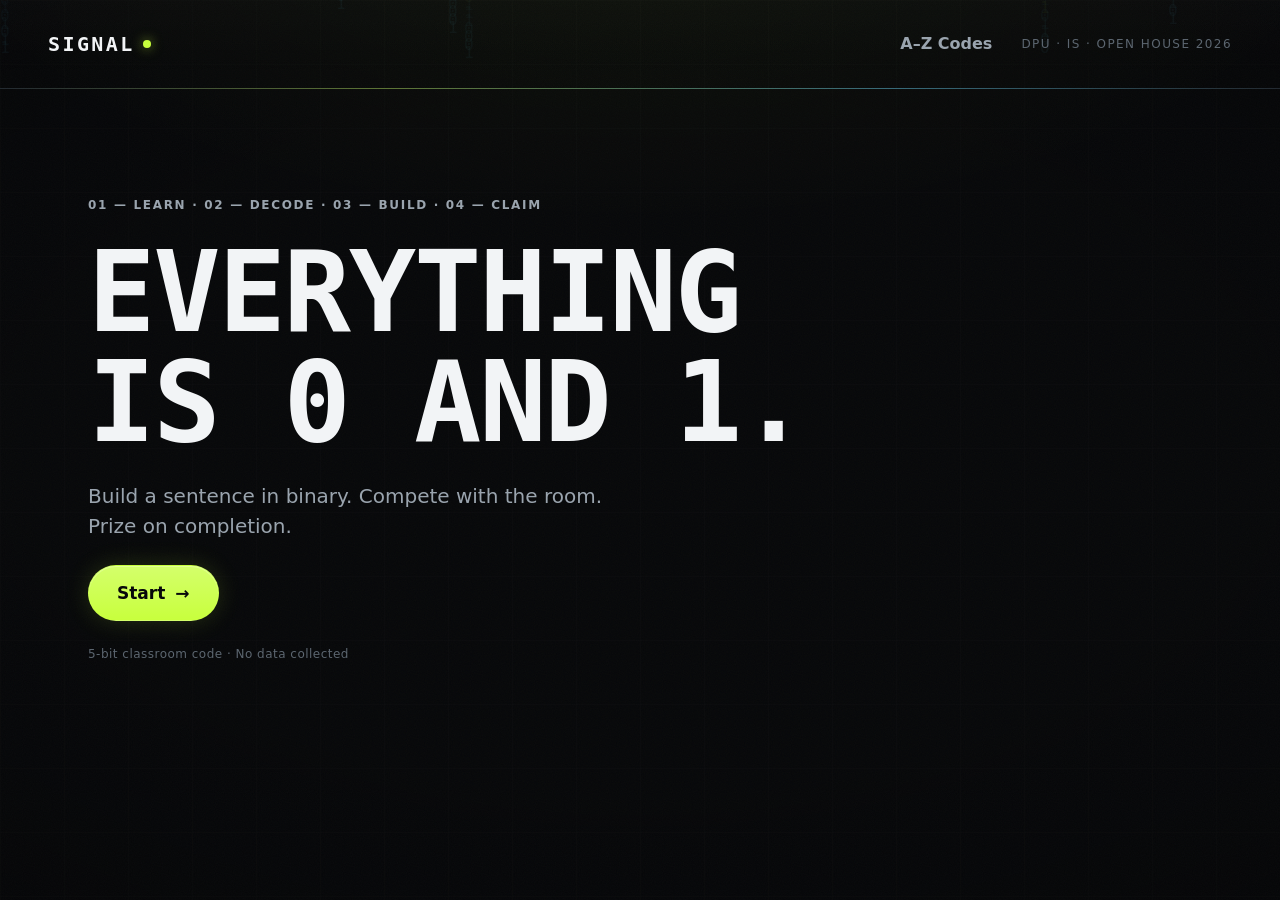
<file: index.html>
<!doctype html>
<html lang="en">
<head>
<meta charset="utf-8">
<meta name="viewport" content="width=device-width,initial-scale=1">
<title>SIGNAL — Decode the Future</title>
<link rel="stylesheet" href="css/tokens.css">
<link rel="stylesheet" href="css/base.css">
<link rel="stylesheet" href="css/components.css">
<link rel="stylesheet" href="css/pages.css">
</head>
<body class="page-attract">
<canvas id="rain" aria-hidden="true"></canvas>

<header class="topbar">
  <a class="wordmark" href="index.html" id="wordmark">SIGNAL<span class="dot"></span></a>
  <div class="topbar-right">
    <button class="btn btn-ghost" id="tableBtn" type="button">A–Z Codes</button>
    <span class="brand-meta">DPU · IS · Open House 2026</span>
  </div>
</header>

<main class="attract-main">
  <p class="eyebrow">01 — Learn · 02 — Decode · 03 — Build · 04 — Claim</p>
  <h1 class="display">EVERYTHING<br>IS 0 AND 1.</h1>
  <p class="lede">Build a sentence in binary. Compete with the room. <br> Prize on completion.</p>
  <a class="btn btn-primary btn-lg" href="learn.html">Start <span aria-hidden="true">→</span></a>
  <p class="fineprint">5-bit classroom code · No data collected </p>
</main>

<script src="js/data.js"></script>
<script src="js/state.js"></script>
<script src="js/rain.js"></script>
<script src="js/conversion.js"></script>
<script src="js/attract.js"></script>
</body>
</html>
</file>
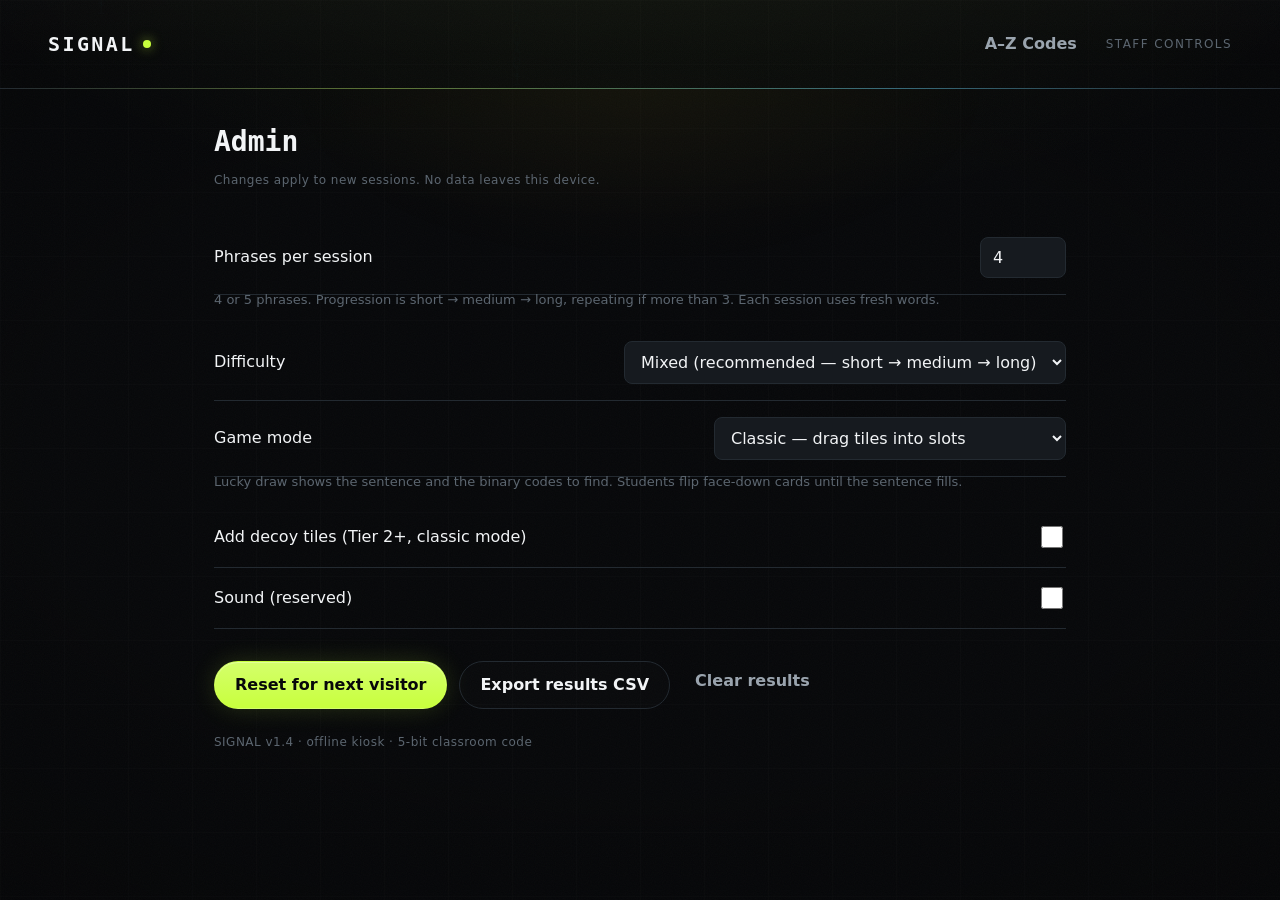
<file: admin.html>
<!doctype html>
<html lang="en">
<head>
<meta charset="utf-8">
<meta name="viewport" content="width=device-width,initial-scale=1">
<title>Admin — SIGNAL</title>
<link rel="stylesheet" href="css/tokens.css">
<link rel="stylesheet" href="css/base.css">
<link rel="stylesheet" href="css/components.css">
<link rel="stylesheet" href="css/pages.css">
</head>
<body class="page-admin">
<canvas id="rain" aria-hidden="true"></canvas>

<header class="topbar">
  <a class="wordmark" href="index.html">SIGNAL<span class="dot"></span></a>
  <div class="topbar-right">
    <button class="btn btn-ghost" id="tableBtn" type="button">A–Z Codes</button>
    <span class="brand-meta">Staff controls</span>
  </div>
</header>

<main class="admin-main">
  <h1 class="mono" style="font-size:28px;margin-bottom:8px">Admin</h1>
  <p class="fineprint" style="margin-bottom:32px">Changes apply to new sessions. No data leaves this device.</p>

  <div class="admin-row">
    <label for="phraseCount">Phrases per session</label>
    <input id="phraseCount" type="number" min="4" max="5" step="1">
  </div>
  <p class="admin-help">4 or 5 phrases. Progression is short → medium → long, repeating if more than 3. Each session uses fresh words.</p>

  <div class="admin-row">
    <label for="tier">Difficulty</label>
    <select id="tier">
      <option value="mixed">Mixed (recommended — short → medium → long)</option>
      <option value="1">Tier 1 only — short terms</option>
      <option value="2">Tier 2 only — medium terms</option>
      <option value="3">Tier 3 only — long terms</option>
    </select>
  </div>
  <div class="admin-row">
    <label for="mode">Game mode</label>
    <select id="mode">
      <option value="classic">Classic — drag tiles into slots</option>
      <option value="draw">Lucky draw — flip cards, find the code</option>
    </select>
  </div>
  <p class="admin-help">Lucky draw shows the sentence and the binary codes to find. Students flip face-down cards until the sentence fills.</p>

  <div class="admin-row">
    <label for="decoys">Add decoy tiles (Tier 2+, classic mode)</label>
    <input id="decoys" type="checkbox">
  </div>
  <div class="admin-row">
    <label for="sound">Sound (reserved)</label>
    <input id="sound" type="checkbox">
  </div>

  <div style="display:flex;gap:12px;margin-top:32px;flex-wrap:wrap">
    <button class="btn btn-primary" id="reset" type="button">Reset for next visitor</button>
    <button class="btn btn-secondary" id="export" type="button">Export results CSV</button>
    <button class="btn btn-ghost" id="clear" type="button">Clear results</button>
  </div>

  <p class="fineprint" style="margin-top:24px">SIGNAL v1.4 · offline kiosk · 5-bit classroom code</p>
</main>

<script src="js/data.js"></script>
<script src="js/state.js"></script>
<script src="js/rain.js"></script>
<script src="js/conversion.js"></script>
<script src="js/admin.js"></script>
</body>
</html>
</file>
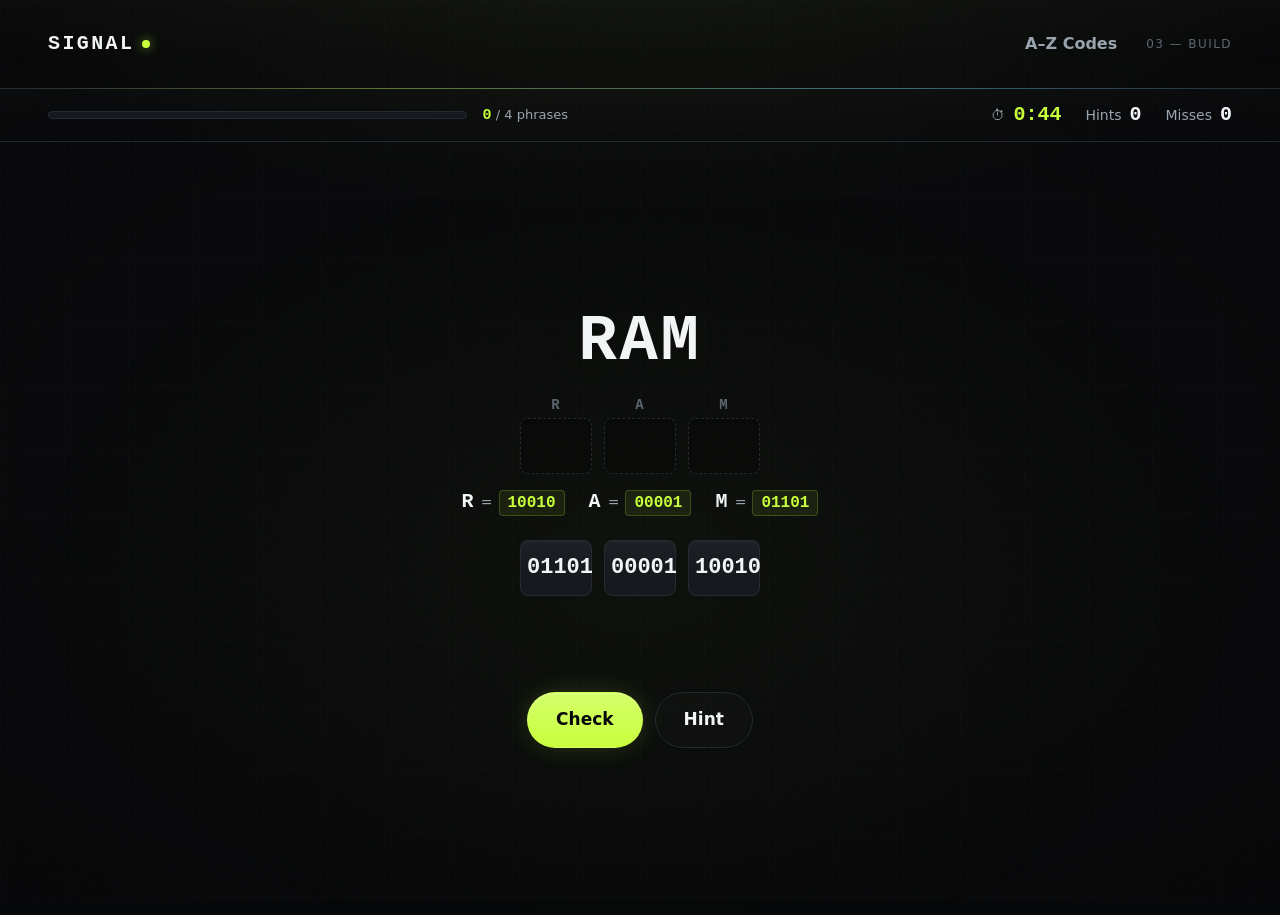
<file: build.html>
<!doctype html>
<html lang="en">
<head>
<meta charset="utf-8">
<meta name="viewport" content="width=device-width,initial-scale=1">
<title>Build — SIGNAL</title>
<link rel="stylesheet" href="css/tokens.css">
<link rel="stylesheet" href="css/base.css">
<link rel="stylesheet" href="css/components.css">
<link rel="stylesheet" href="css/pages.css">
</head>
<body class="page-build">
<canvas id="rain" aria-hidden="true"></canvas>

<header class="topbar">
  <a class="wordmark" href="index.html">SIGNAL<span class="dot"></span></a>
  <div class="topbar-right">
    <button class="btn btn-ghost" id="tableBtn" type="button">A–Z Codes</button>
    <span class="brand-meta">03 — Build</span>
  </div>
</header>

<main class="build-main">
  <div class="build-head">
    <div class="progress-wrap">
      <div class="progress-bar">
        <div class="progress-fill" id="progressFill"></div>
      </div>
      <span class="progress-label"><b id="progressNow">0</b> / <span id="progressTotal">4</span> phrases</span>
    </div>
    <div class="stats">
      <span class="timer-badge" id="timerBadge">⏱ <b id="phraseTimer">0:45</b></span>
      <span>Hints <b id="hints">0</b></span>
      <span>Misses <b id="misses">0</b></span>
    </div>
  </div>

  <div class="build-body">
    <p class="phrase" id="phrase" aria-live="polite">AI</p>
    <p class="target-codes" id="targetCodes" hidden></p>
    <div class="slots" id="slots"></div>
    <div class="mini-key" id="miniKey" aria-hidden="true"></div>
    <div class="tray" id="tray"></div>
    <div class="draw-area" id="drawArea" hidden></div>
    <p class="feedback" id="feedback" aria-live="polite"></p>
    <div class="actions">
      <button class="btn btn-primary btn-lg" id="check" type="button">Check</button>
      <button class="btn btn-secondary btn-lg" id="hintBtn" type="button">Hint</button>
    </div>
  </div>
</main>

<div class="toast" id="toast" role="status" aria-live="polite"></div>
<div id="confetti" aria-hidden="true"></div>

<script src="js/data.js"></script>
<script src="js/state.js"></script>
<script src="js/rain.js"></script>
<script src="js/conversion.js"></script>
<script src="js/idle.js"></script>
<script src="js/build.js"></script>
</body>
</html>
</file>
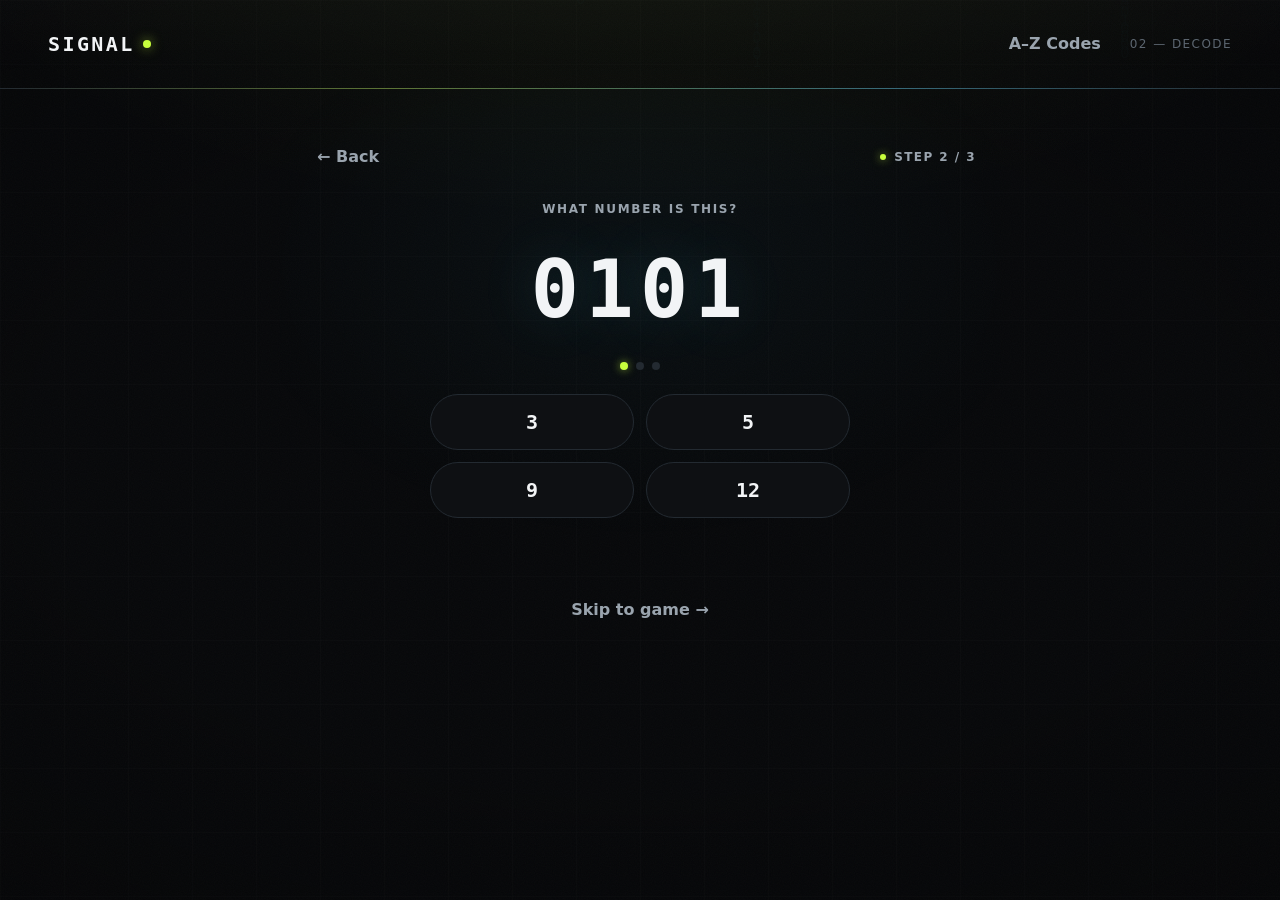
<file: decode.html>
<!doctype html>
<html lang="en">
<head>
<meta charset="utf-8">
<meta name="viewport" content="width=device-width,initial-scale=1">
<title>Decode — SIGNAL</title>
<link rel="stylesheet" href="css/tokens.css">
<link rel="stylesheet" href="css/base.css">
<link rel="stylesheet" href="css/components.css">
<link rel="stylesheet" href="css/pages.css">
</head>
<body class="page-decode">
<canvas id="rain" aria-hidden="true"></canvas>

<header class="topbar">
  <a class="wordmark" href="index.html">SIGNAL<span class="dot"></span></a>
  <div class="topbar-right">
    <button class="btn btn-ghost" id="tableBtn" type="button">A–Z Codes</button>
    <span class="brand-meta">02 — Decode</span>
  </div>
</header>

<main class="decode-main">
  <div class="page-head" style="margin-bottom:24px">
    <a class="btn btn-ghost" href="learn.html">← Back</a>
    <span class="step">Step 2 / 3</span>
  </div>

  <p class="eyebrow">What number is this?</p>
  <p class="qbits" id="qBits">0101</p>
  <div class="dots" id="dots" aria-hidden="true"></div>
  <div class="options" id="options"></div>
  <p class="explain" id="explain" aria-live="polite"></p>

  <div style="margin-top:32px">
    <button class="btn btn-ghost" id="skip" type="button">Skip to game →</button>
  </div>
</main>

<script src="js/data.js"></script>
<script src="js/state.js"></script>
<script src="js/rain.js"></script>
<script src="js/conversion.js"></script>
<script src="js/idle.js"></script>
<script src="js/decode.js"></script>
</body>
</html>
</file>
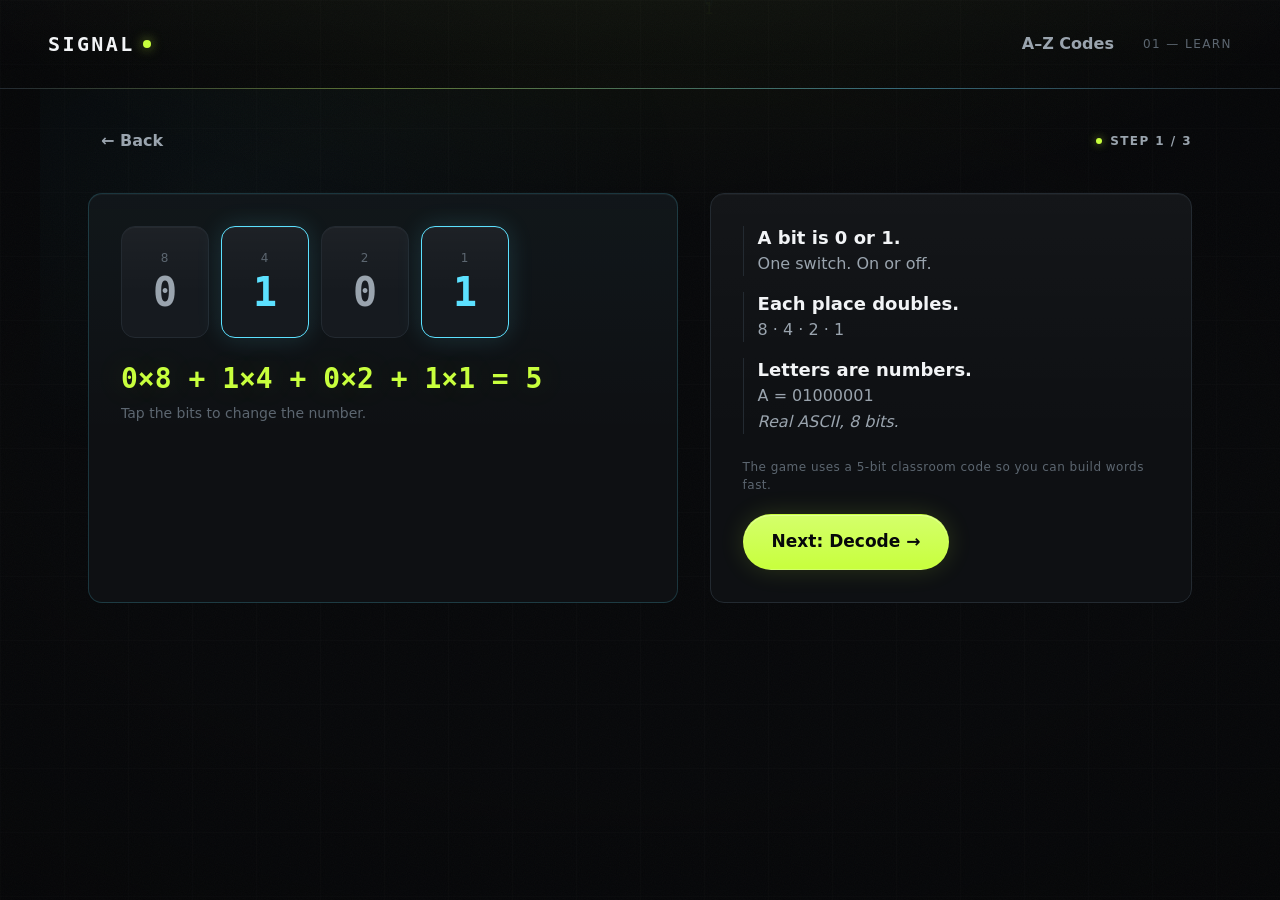
<file: learn.html>
<!doctype html>
<html lang="en">
<head>
<meta charset="utf-8">
<meta name="viewport" content="width=device-width,initial-scale=1">
<title>Learn — SIGNAL</title>
<link rel="stylesheet" href="css/tokens.css">
<link rel="stylesheet" href="css/base.css">
<link rel="stylesheet" href="css/components.css">
<link rel="stylesheet" href="css/pages.css">
</head>
<body class="page-learn">
<canvas id="rain" aria-hidden="true"></canvas>

<header class="topbar">
  <a class="wordmark" href="index.html">SIGNAL<span class="dot"></span></a>
  <div class="topbar-right">
    <button class="btn btn-ghost" id="tableBtn" type="button">A–Z Codes</button>
    <span class="brand-meta">01 — Learn</span>
  </div>
</header>

<main class="learn-main">
  <div class="page-head">
    <a class="btn btn-ghost" href="index.html">← Back</a>
    <span class="step">Step 1 / 3</span>
  </div>

  <div class="learn-grid">
    <section class="card">
      <div class="bits" id="bits" aria-label="Four bit toggles"></div>
      <p class="calc" id="calc" aria-live="polite">0×8 + 1×4 + 0×2 + 1×1 = 5</p>
      <p class="hintline">Tap the bits to change the number.</p>
    </section>

    <section class="card">
      <ol class="teach">
        <li>
          <strong>A bit is 0 or 1.</strong>
          <span>One switch. On or off.</span>
        </li>
        <li>
          <strong>Each place doubles.</strong>
          <span>8 · 4 · 2 · 1</span>
        </li>
        <li>
          <strong>Letters are numbers.</strong>
          <span class="mono">A = 01000001</span>
          <span><em>Real ASCII, 8 bits.</em></span>
        </li>
      </ol>
      <p class="fineprint" style="margin-bottom:20px">The game uses a 5-bit classroom code so you can build words fast.</p>
      <a class="btn btn-primary btn-lg" href="decode.html">Next: Decode →</a>
    </section>
  </div>
</main>

<script src="js/data.js"></script>
<script src="js/state.js"></script>
<script src="js/rain.js"></script>
<script src="js/conversion.js"></script>
<script src="js/idle.js"></script>
<script src="js/learn.js"></script>
</body>
</html>
</file>
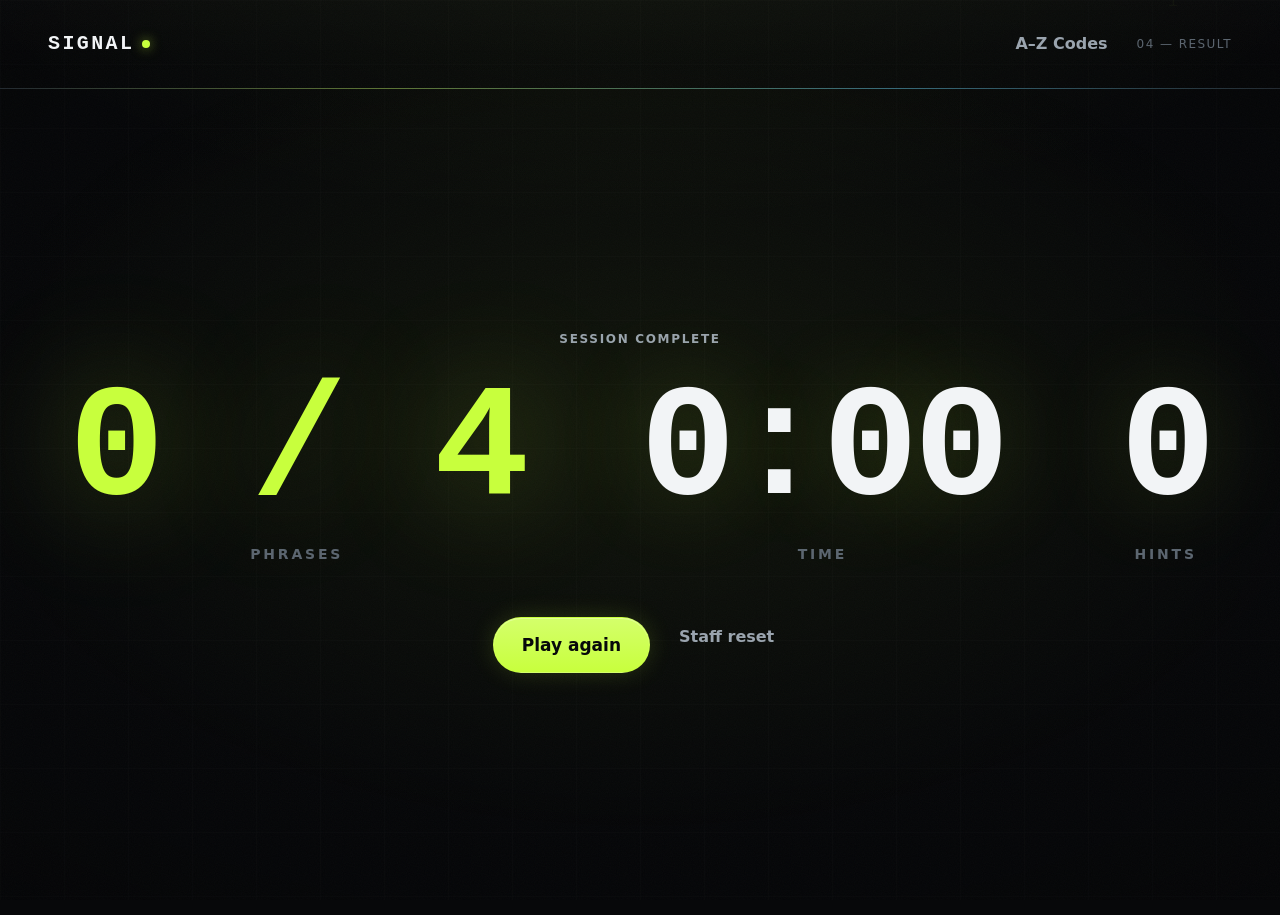
<file: result.html>
<!doctype html>
<html lang="en">
<head>
<meta charset="utf-8">
<meta name="viewport" content="width=device-width,initial-scale=1">
<title>Result — SIGNAL</title>
<link rel="stylesheet" href="css/tokens.css">
<link rel="stylesheet" href="css/base.css">
<link rel="stylesheet" href="css/components.css">
<link rel="stylesheet" href="css/pages.css">
</head>
<body class="page-result">
<canvas id="rain" aria-hidden="true"></canvas>

<header class="topbar">
  <a class="wordmark" href="index.html">SIGNAL<span class="dot"></span></a>
  <div class="topbar-right">
    <button class="btn btn-ghost" id="tableBtn" type="button">A–Z Codes</button>
    <span class="brand-meta">04 — Result</span>
  </div>
</header>

<main class="result-main">
  <p class="eyebrow" id="resultEyebrow">Session complete</p>

  <div class="result-hero">
    <div class="result-stat">
      <b id="score">0 / 4</b>
      <span>Phrases</span>
    </div>
    <div class="result-stat">
      <b id="time">0:00</b>
      <span>Time</span>
    </div>
    <div class="result-stat">
      <b id="hints">0</b>
      <span>Hints</span>
    </div>
  </div>

  <div class="result-actions">
    <button class="btn btn-primary btn-lg" id="again" type="button">Play again</button>
    <button class="btn btn-ghost" id="staffReset" type="button">Staff reset</button>
  </div>
</main>

<script src="js/data.js"></script>
<script src="js/state.js"></script>
<script src="js/rain.js"></script>
<script src="js/conversion.js"></script>
<script src="js/idle.js"></script>
<script src="js/result.js"></script>
</body>
</html>
</file>
<file: css/tokens.css>
:root{
  --bg-0:#07080A; --bg-1:#0E1013; --bg-2:#161A1F;
  --line:#232A31;
  --text-1:#F2F4F6; --text-2:#9AA4AE; --text-3:#5C6670;
  --lime:#C8FF3D; --cyan:#5CE1FF; --amber:#FFB020; --red:#FF5C5C;

  --font-mono:"JetBrains Mono", ui-monospace, "SF Mono", Menlo, monospace;
  --font-sans:"Inter", system-ui, -apple-system, "Segoe UI", sans-serif;

  --s-1:4px; --s-2:8px; --s-3:12px; --s-4:16px;
  --s-5:24px; --s-6:32px; --s-7:48px; --s-8:64px; --s-9:96px;

  --r-sm:8px; --r-md:14px; --r-pill:999px;

  --m-fast:120ms; --m-base:180ms; --m-slow:280ms;
  --ease:cubic-bezier(.2,.8,.2,1);
  --focus:#C8FF3D;
}
</file>
<file: css/base.css>
*,*::before,*::after{box-sizing:border-box}
html,body{margin:0;padding:0}
html{-webkit-text-size-adjust:100%}
body{
  background-color:var(--bg-0);
  background-image:
    radial-gradient(ellipse 80% 50% at 50% -10%, rgba(200,255,61,0.05), transparent 70%),
    radial-gradient(ellipse 100% 80% at 50% 50%, transparent 40%, rgba(0,0,0,0.35) 100%),
    linear-gradient(rgba(255,255,255,0.012) 1px, transparent 1px),
    linear-gradient(90deg, rgba(255,255,255,0.012) 1px, transparent 1px);
  background-size: 100% 100%, 100% 100%, 64px 64px, 64px 64px;
  background-attachment: fixed;
  background-repeat: no-repeat, no-repeat, repeat, repeat;
  color: var(--text-1);
  font: 400 18px/1.5 var(--font-sans);
  min-height: 100vh;
  -webkit-font-smoothing: antialiased;
}
body::after{
  content:"";
  position:fixed; inset:0; pointer-events:none; z-index:1;
  opacity:.03;
  background-image:url("data:image/svg+xml,%3Csvg xmlns='http://www.w3.org/2000/svg' width='64' height='64'%3E%3Cfilter id='n'%3E%3CfeTurbulence type='fractalNoise' baseFrequency='0.9' numOctaves='2' stitchTiles='stitch'/%3E%3C/filter%3E%3Crect width='100%25' height='100%25' filter='url(%23n)'/%3E%3C/svg%3E");
  background-size:64px 64px;
}
a{color:var(--cyan);text-decoration:none}
button{font:inherit;color:inherit}
h1,h2,h3,p,ol,ul{margin:0}
ol,ul{padding:0}
.mono{font-family:var(--font-mono)}
.eyebrow{
  font: 600 12px/1.4 var(--font-sans);
  letter-spacing: .14em;
  text-transform: uppercase;
  color: var(--text-2);
}
.fineprint{
  font: 500 12px/1.5 var(--font-sans);
  letter-spacing: .04em;
  color: var(--text-3);
}
:focus-visible{outline:2px solid var(--focus);outline-offset:2px;border-radius:4px}

.topbar{
  position: relative;
  z-index: 2;
  display: flex;
  align-items: center;
  justify-content: space-between;
  padding: var(--s-5) var(--s-7);
  border-bottom: 1px solid var(--line);
  background: linear-gradient(180deg, rgba(255,255,255,0.015), transparent 90%);
}
.topbar::after{
  content: "";
  position: absolute;
  left: 0;
  right: 0;
  bottom: -1px;
  height: 1px;
  background: linear-gradient(90deg, transparent, rgba(200,255,61,0.35) 30%, rgba(92,225,255,0.35) 70%, transparent);
  pointer-events: none;
}
.wordmark{
  font: 700 20px/1 var(--font-mono);
  letter-spacing: .12em;
  color: var(--text-1);
  display: inline-flex;
  align-items: center;
  gap: 8px;
  transition: color var(--m-fast) var(--ease);
}
.wordmark:hover{ color: var(--lime) }
.wordmark .dot{
  width: 8px;
  height: 8px;
  border-radius: 50%;
  background: var(--lime);
  display: inline-block;
  box-shadow: 0 0 12px rgba(200,255,61,0.6);
}
.brand-meta{
  font: 500 12px/1.4 var(--font-sans);
  letter-spacing: .12em;
  text-transform: uppercase;
  color: var(--text-3);
}

@media (prefers-reduced-motion: reduce){
  *,*::before,*::after{animation-duration:.01ms !important;animation-iteration-count:1 !important;transition-duration:.01ms !important}
}
</file>
<file: css/components.css>
/* Topbar right cluster */
.topbar-right{ display:flex; align-items:center; gap:16px; }

/* Buttons */
.btn{
  display:inline-flex;align-items:center;justify-content:center;gap:10px;
  height:48px;padding:0 20px;border-radius:var(--r-pill);
  border:1px solid transparent;background:transparent;color:var(--text-1);
  font:600 16px/1 var(--font-sans);cursor:pointer;white-space:nowrap;
  transition:transform var(--m-fast) var(--ease),background var(--m-fast) var(--ease),
             border-color var(--m-fast) var(--ease),color var(--m-fast) var(--ease),
             box-shadow var(--m-fast) var(--ease);
}
.btn:hover{transform:translateY(-1px)}
.btn:active{transform:translateY(0)}
.btn:disabled{opacity:.4;cursor:not-allowed;transform:none}
.btn-primary{
  background: linear-gradient(180deg, #d4ff6b, var(--lime));
  color: var(--bg-0);
  box-shadow:
    inset 0 1px 0 rgba(255,255,255,0.3),
    0 0 24px rgba(200,255,61,0.15);
}
.btn-primary:hover{
  background: linear-gradient(180deg, #ddff88, #d4ff6b);
  box-shadow:
    inset 0 1px 0 rgba(255,255,255,0.35),
    0 0 32px rgba(200,255,61,0.28);
}
.btn-secondary{border-color:var(--line);color:var(--text-1);background:rgba(255,255,255,0.01)}
.btn-secondary:hover{border-color:var(--text-2);background:rgba(255,255,255,0.03)}
.btn-ghost{color:var(--text-2);height:40px;padding:0 12px}
.btn-ghost:hover{color:var(--text-1)}
.btn-lg{height:56px;padding:0 28px;font-size:17px}
.btn-option{height:56px;border-color:var(--line);font:600 20px/1 var(--font-mono);background:var(--bg-1)}
.btn-option:hover{border-color:var(--text-2);background:var(--bg-2)}
.btn-option.ok{border-color:var(--lime);color:var(--lime);box-shadow:0 0 24px rgba(200,255,61,0.15)}
.btn-option.bad{border-color:var(--red);color:var(--red)}

/* Tiles & slots */
.tile,.slot{
  width:72px;height:56px;display:grid;place-items:center;
  font:600 22px/1 var(--font-mono);
  background:var(--bg-2);border:1px solid var(--line);border-radius:var(--r-sm);
  cursor:pointer;user-select:none;
  transition:border-color var(--m-fast) var(--ease),color var(--m-fast) var(--ease),
             transform var(--m-fast) var(--ease),background var(--m-fast) var(--ease);
}
.tile{
  background: linear-gradient(180deg, rgba(255,255,255,0.03), transparent 60%), var(--bg-2);
  box-shadow: inset 0 1px 0 rgba(255,255,255,0.04);
}
.tile:hover{border-color:var(--text-2);transform:translateY(-1px)}
.slot{
  border-style:dashed;color:var(--text-3);background:rgba(0,0,0,0.2);
  box-shadow: inset 0 2px 4px rgba(0,0,0,0.25);
}
.slot.filled{
  border-style:solid;color:var(--text-1);background:var(--bg-2);
  box-shadow: inset 0 1px 0 rgba(255,255,255,0.04);
}
.slot.filled:hover{border-color:var(--red);color:var(--red)}
.slot.ok{
  border-color:var(--lime);color:var(--lime);background:rgba(200,255,61,0.08);
  box-shadow: 0 0 24px rgba(200,255,61,0.15);
}
.slot-space{width:44px}

/* Lucky-draw cards */
.draw-area{
  display:grid;
  grid-template-columns: repeat(auto-fit, 88px);
  gap: 12px;
  justify-content: center;
  max-width: 640px;
}
.draw-card{
  width:88px;height:88px;display:grid;place-items:center;
  font:700 16px/1 var(--font-mono);
  background: linear-gradient(180deg, rgba(92,225,255,0.05), transparent 60%), var(--bg-2);
  border:1px solid var(--line);border-radius:var(--r-md);cursor:pointer;
  color:var(--text-3);letter-spacing:.06em;
  box-shadow: inset 0 1px 0 rgba(255,255,255,0.04);
  transition:border-color var(--m-fast) var(--ease),
             color var(--m-fast) var(--ease),
             background var(--m-fast) var(--ease),
             transform var(--m-fast) var(--ease);
}
.draw-card:hover:not(.ok):not(.bad){
  border-color:var(--cyan);color:var(--cyan);transform:translateY(-2px);
}
.draw-card.ok{
  border-color:var(--lime);color:var(--lime);
  background: rgba(200,255,61,0.08);
  box-shadow: 0 0 24px rgba(200,255,61,0.15);
  cursor:default;
}
.draw-card.bad{
  border-color:rgba(255,92,92,0.5);color:var(--red);
  background: rgba(255,92,92,0.04);
  cursor:default;
  text-decoration: line-through;
}

/* Keycaps */
.keycap{
  width:88px;height:112px;display:flex;flex-direction:column;align-items:center;justify-content:center;gap:8px;
  background: linear-gradient(180deg, rgba(255,255,255,0.03), transparent 60%), var(--bg-2);
  border:1px solid var(--line);border-radius:var(--r-md);cursor:pointer;
  box-shadow: inset 0 1px 0 rgba(255,255,255,0.04);
  transition:border-color var(--m-fast) var(--ease),color var(--m-fast) var(--ease),
             box-shadow var(--m-fast) var(--ease);
}
.keycap .pv{font:500 12px/1 var(--font-sans);letter-spacing:.08em;color:var(--text-3)}
.keycap .bit{font:600 40px/1 var(--font-mono);color:var(--text-2);transition:color var(--m-fast) var(--ease)}
.keycap.on{
  border-color:var(--cyan);
  box-shadow: inset 0 1px 0 rgba(255,255,255,0.04), 0 0 24px rgba(92,225,255,0.15);
}
.keycap.on .bit{color:var(--cyan)}

/* Timer ring (unused at v1.5 but kept for future) */
.timer-ring{position:relative;width:64px;height:64px}
.timer-ring svg{transform:rotate(-90deg)}
.timer-ring circle{fill:none;stroke-width:4}
.timer-ring .bg{stroke:var(--line)}
.timer-ring .fg{stroke:var(--lime);stroke-linecap:round;transition:stroke-dashoffset 1s linear,stroke var(--m-base)}
.timer-ring.warn .fg{stroke:var(--amber)}
.timer-ring.danger .fg{stroke:var(--red)}
.timer-ring .t{position:absolute;inset:0;display:grid;place-items:center;font:600 14px/1 var(--font-mono)}

/* Toast */
.toast{
  position:fixed;left:50%;bottom:32px;transform:translate(-50%,20px);
  background:var(--bg-2);border:1px solid var(--line);border-radius:var(--r-pill);
  padding:10px 20px;font:500 14px/1 var(--font-sans);color:var(--text-1);
  opacity:0;pointer-events:none;z-index:50;
  box-shadow: 0 8px 32px rgba(0,0,0,0.4);
  transition:opacity var(--m-base) var(--ease),transform var(--m-base) var(--ease);
}
.toast.show{opacity:1;transform:translate(-50%,0)}

/* Confetti */
#confetti{position:fixed;inset:0;pointer-events:none;z-index:40;overflow:hidden}
.confetti-bit{
  position:absolute;top:42%;font:700 18px/1 var(--font-mono);color:var(--lime);
  animation:pop var(--d,600ms) ease-out forwards;
}
@keyframes pop{
  0%{opacity:1;transform:translate(0,0) scale(1)}
  100%{opacity:0;transform:translate(var(--x,0),-160px) scale(.6)}
}

/* Cards */
.card{
  background: linear-gradient(180deg, rgba(255,255,255,0.025), transparent 60%), var(--bg-1);
  border: 1px solid var(--line);border-radius: var(--r-md);
  padding: var(--s-6);
  box-shadow: inset 0 1px 0 rgba(255,255,255,0.04);
}

/* Modal (A–Z conversion table) */
.modal-backdrop{
  position:fixed;inset:0;z-index:80;
  display:none;align-items:center;justify-content:center;
  background: rgba(0,0,0,0.6);
  backdrop-filter: blur(4px);
}
.modal-backdrop.show{display:flex;animation:fadeIn var(--m-base) var(--ease)}
@keyframes fadeIn{from{opacity:0}to{opacity:1}}
.modal{
  background: var(--bg-1);
  border: 1px solid var(--line);
  border-radius: var(--r-md);
  padding: var(--s-6);
  max-width: 720px;
  width: calc(100% - 48px);
  max-height: 80vh;
  overflow-y: auto;
  box-shadow: 0 24px 80px rgba(0,0,0,0.5);
  animation: modalIn var(--m-base) var(--ease);
}
@keyframes modalIn{
  from{opacity:0;transform:translateY(12px) scale(.98)}
  to{opacity:1;transform:translateY(0) scale(1)}
}
.modal-head{
  display:flex;align-items:center;justify-content:space-between;
  margin-bottom: var(--s-3);
}
.modal-head h2{font-size:24px;color:var(--text-1)}
.modal-close{
  width:36px;height:36px;display:grid;place-items:center;
  background:transparent;border:1px solid var(--line);border-radius:50%;
  color:var(--text-2);font-size:22px;line-height:1;cursor:pointer;
  transition:border-color var(--m-fast) var(--ease),color var(--m-fast) var(--ease);
}
.modal-close:hover{border-color:var(--text-2);color:var(--text-1)}
.conv-grid{
  display:grid;
  grid-template-columns: repeat(auto-fill, minmax(120px, 1fr));
  gap: 8px;
  margin-top: var(--s-4);
}
.conv-cell{
  display:flex;align-items:center;gap:12px;
  padding: 10px 14px;
  background: var(--bg-2);
  border: 1px solid var(--line);
  border-radius: var(--r-sm);
}
.conv-cell b{
  font:700 18px/1 var(--font-mono);color:var(--text-1);
  min-width: 20px;
}
.conv-cell code{
  font:600 14px/1 var(--font-mono);color:var(--lime);
  letter-spacing: .06em;
}

/* Misc */
.shake{animation:shake 180ms ease-in-out}
@keyframes shake{0%,100%{transform:translateX(0)}25%{transform:translateX(-3px)}75%{transform:translateX(3px)}}

input[type="number"],select{
  background:var(--bg-2);border:1px solid var(--line);border-radius:var(--r-sm);
  color:var(--text-1);padding:10px 12px;font:500 16px/1 var(--font-sans);
}
input[type="checkbox"]{width:22px;height:22px;accent-color:var(--lime)}
</file>
<file: css/pages.css>
/* Binary rain canvas */
#rain{
  position: fixed; inset: 0;
  width: 100%; height: 100%;
  pointer-events: none; z-index: 0;
  transition: opacity 1s;
  opacity: .12;
}
.page-learn  #rain{ opacity: .05 }
.page-decode #rain{ opacity: .04 }
.page-build  #rain{ opacity: .035 }
.page-result #rain{ opacity: .06 }
.page-admin  #rain{ opacity: .03 }

/* Attract */
.page-attract{overflow:hidden}
.attract-main{
  position:relative;z-index:2;max-width:1200px;margin:0 auto;
  padding:12vh var(--s-7) var(--s-7);
  display:flex;flex-direction:column;align-items:flex-start;gap:var(--s-5);
}
.display{font:700 clamp(56px,9vw,112px)/.98 var(--font-mono);letter-spacing:-.02em}
.lede{font:400 20px/1.5 var(--font-sans);color:var(--text-2);max-width:52ch}
.attract-main .btn-primary.pulse{animation:pulse 2.4s ease-in-out infinite}
@keyframes pulse{0%,100%{box-shadow:0 0 0 0 rgba(200,255,61,.0)}50%{box-shadow:0 0 0 12px rgba(200,255,61,.08)}}

/* Learn */
.learn-main{
  position:relative;z-index:2;
  max-width:1200px;margin:0 auto;padding:var(--s-6) var(--s-7) var(--s-8);
  background: radial-gradient(ellipse 800px 500px at 15% 15%, rgba(92,225,255,0.035), transparent 60%);
}
.page-head{display:flex;align-items:center;justify-content:space-between;margin-bottom:var(--s-6)}
.step{
  display:inline-flex;align-items:center;gap:8px;
  font:600 12px/1 var(--font-sans);letter-spacing:.12em;text-transform:uppercase;color:var(--text-2);
}
.step::before{
  content:"";width:6px;height:6px;border-radius:50%;
  background:var(--lime);box-shadow:0 0 8px rgba(200,255,61,0.6);
}
.learn-grid{display:grid;grid-template-columns:1.1fr .9fr;gap:var(--s-6)}
.learn-grid .card:first-child{
  background: linear-gradient(180deg, rgba(92,225,255,0.03), transparent 60%), var(--bg-1);
  border-color: rgba(92,225,255,0.18);
}
.bits{display:flex;gap:12px;margin-bottom:var(--s-5)}
.calc{font:600 28px/1.2 var(--font-mono);color:var(--lime);margin-bottom:var(--s-2);text-shadow:0 0 32px rgba(200,255,61,0.15)}
.hintline{font:400 14px/1.4 var(--font-sans);color:var(--text-3)}
.teach{list-style:none;display:flex;flex-direction:column;gap:var(--s-4);margin-bottom:var(--s-5)}
.teach li{display:flex;flex-direction:column;gap:4px;padding-left:14px;border-left:1px solid var(--line)}
.teach strong{font:600 18px/1.3 var(--font-sans)}
.teach span{font:400 16px/1.4 var(--font-sans);color:var(--text-2)}
@media(max-width:1024px){.learn-grid{grid-template-columns:1fr}}

/* Decode */
.decode-main{
  position:relative;z-index:2;
  max-width:720px;margin:0 auto;padding:var(--s-7) var(--s-5);text-align:center;
  background: radial-gradient(ellipse 600px 400px at 50% 30%, rgba(92,225,255,0.04), transparent 70%);
}
.qbits{
  font:700 clamp(48px,10vw,80px)/1 var(--font-mono);
  letter-spacing:.08em;margin:var(--s-6) 0;color:var(--text-1);
  text-shadow:0 0 60px rgba(92,225,255,0.15);
}
.options{display:grid;grid-template-columns:1fr 1fr;gap:12px;max-width:420px;margin:0 auto}
.dots{display:flex;gap:8px;justify-content:center;margin-bottom:var(--s-5)}
.dot{width:8px;height:8px;border-radius:50%;background:var(--line)}
.dot.on{background:var(--lime);box-shadow:0 0 8px rgba(200,255,61,0.6)}
.explain{min-height:24px;color:var(--text-2);font:400 16px/1.4 var(--font-sans);margin-top:var(--s-4)}

/* Build */
.build-main{
  position:relative;z-index:2;
  min-height:calc(100vh - 74px);display:flex;flex-direction:column;
}
.build-head{
  display:flex;align-items:center;justify-content:space-between;
  padding:var(--s-4) var(--s-7);border-bottom:1px solid var(--line);
  background: linear-gradient(180deg, rgba(255,255,255,0.015), transparent);
  gap: 24px;
}
.progress-wrap{display:flex;align-items:center;gap:16px;flex:1;max-width:520px}
.progress-bar{
  flex:1;height:8px;border-radius:999px;
  background:var(--bg-2);border:1px solid var(--line);overflow:hidden;
}
.progress-fill{
  height:100%;width:0%;
  background: linear-gradient(90deg, #a8e000, var(--lime));
  box-shadow: 0 0 12px rgba(200,255,61,0.45);
  transition: width var(--m-slow) var(--ease);
}
.progress-label{font:500 13px/1 var(--font-sans);color:var(--text-2);white-space:nowrap}
.progress-label b{color:var(--lime);font-family:var(--font-mono);font-size:15px}
.stats{display:flex;gap:var(--s-5);font:500 14px/1 var(--font-sans);color:var(--text-2);align-items:center}
.stats span{display:inline-flex;align-items:baseline;gap:8px}
.stats b{color:var(--text-1);font-family:var(--font-mono);font-size:20px;font-weight:700}
.stats .timer-badge b{ color: var(--lime); }
.stats .timer-badge.warn b{ color: var(--amber); }
.stats .timer-badge.danger b{
  color: var(--red);
  animation: timerPulse 0.9s ease-in-out infinite;
}
@keyframes timerPulse{
  0%,100%{ opacity: 1 }
  50%{ opacity: .5 }
}
.build-body{
  flex:1;display:flex;flex-direction:column;align-items:center;justify-content:center;
  gap:var(--s-5);padding:var(--s-6) var(--s-5);
  background: radial-gradient(ellipse 900px 600px at 50% 55%, rgba(200,255,61,0.035), transparent 70%);
}
.phrase{
  font:600 clamp(40px,6vw,64px)/1 var(--font-mono);
  letter-spacing:.04em;text-align:center;color:var(--text-1);
  text-shadow:0 0 60px rgba(200,255,61,0.08);
}
.target-codes{font:500 14px/1.5 var(--font-sans);color:var(--text-2);text-align:center}
.target-codes code{
  font:600 16px/1 var(--font-mono);color:var(--lime);
  padding:3px 8px;margin:0 4px;
  background:rgba(200,255,61,0.08);
  border:1px solid rgba(200,255,61,0.2);border-radius:4px;
}
.slots{display:flex;gap:12px;flex-wrap:wrap;justify-content:center}
.slot-wrap{display:flex;flex-direction:column;align-items:center;gap:6px}
.slot-label{font:600 14px/1 var(--font-mono);color:var(--text-3);letter-spacing:.08em}
.mini-key{
  display:flex;gap:24px;justify-content:center;align-items:baseline;
  font:500 14px/1.4 var(--font-sans);color:var(--text-2);
  opacity:0;transition:opacity var(--m-base) var(--ease);
  min-height:24px;margin-top:-8px;
}
.mini-key-item{display:inline-flex;align-items:baseline;gap:6px}
.mini-key-item b{font:700 20px/1 var(--font-mono);color:var(--text-1);letter-spacing:.06em}
.mini-key-item code{
  font:600 16px/1 var(--font-mono);color:var(--lime);
  padding:4px 8px;background:rgba(200,255,61,0.08);
  border:1px solid rgba(200,255,61,0.2);border-radius:4px;
}
.tray{display:flex;gap:12px;flex-wrap:wrap;justify-content:center;max-width:820px}
.actions{display:flex;gap:12px;flex-wrap:wrap;justify-content:center}
.feedback{min-height:24px;color:var(--text-2);font:500 14px/1 var(--font-sans);text-align:center}

/* Result — big centered stats */
.result-main{
  position:relative;z-index:2;
  min-height:calc(100vh - 74px);
  max-width:1200px;margin:0 auto;padding:6vh var(--s-5);
  text-align:center;
  display:flex;flex-direction:column;align-items:center;justify-content:center;
  background: radial-gradient(ellipse 1000px 600px at 50% 40%, rgba(200,255,61,0.06), transparent 70%);
}
.result-main .eyebrow{ margin-bottom: 24px; }
.result-hero{
  display:flex;
  justify-content:center;
  align-items:flex-end;
  gap: clamp(40px, 9vw, 140px);
  margin: 0 0 56px;
  flex-wrap: wrap;
}
.result-stat{
  display:flex;flex-direction:column;align-items:center;gap:16px;
}
.result-stat b{
  font:700 clamp(72px, 13vw, 160px)/1 var(--font-mono);
  color:var(--text-1);
  letter-spacing:-.03em;
  text-shadow: 0 0 100px rgba(200,255,61,0.20);
}
.result-stat:first-child b{
  color: var(--lime);
  text-shadow: 0 0 120px rgba(200,255,61,0.35);
}
.result-stat span{
  font:700 14px/1 var(--font-sans);
  letter-spacing:.20em;text-transform:uppercase;
  color:var(--text-3);
}
.result-actions{
  display:flex;gap:16px;justify-content:center;flex-wrap:wrap;
}

/* Admin */
.admin-main{
  position:relative;z-index:2;
  max-width:900px;margin:0 auto;padding:var(--s-6) var(--s-5);
  background: radial-gradient(ellipse 600px 300px at 50% 0%, rgba(255,176,32,0.035), transparent 60%);
}
.admin-row{
  display:flex;align-items:center;justify-content:space-between;
  padding:var(--s-4) 0;border-bottom:1px solid var(--line);gap:16px;
}
.admin-row label{font:500 16px/1.4 var(--font-sans)}
.admin-help{font:400 13px/1.4 var(--font-sans);color:var(--text-3);margin-top:-4px;margin-bottom:16px}

.stats .timer-badge.bonus b{
  color: var(--lime);
  text-shadow: 0 0 16px var(--lime);
  transform: scale(1.2);
  display: inline-block;
  transition: all 0.2s ease-out;
}
</file>
